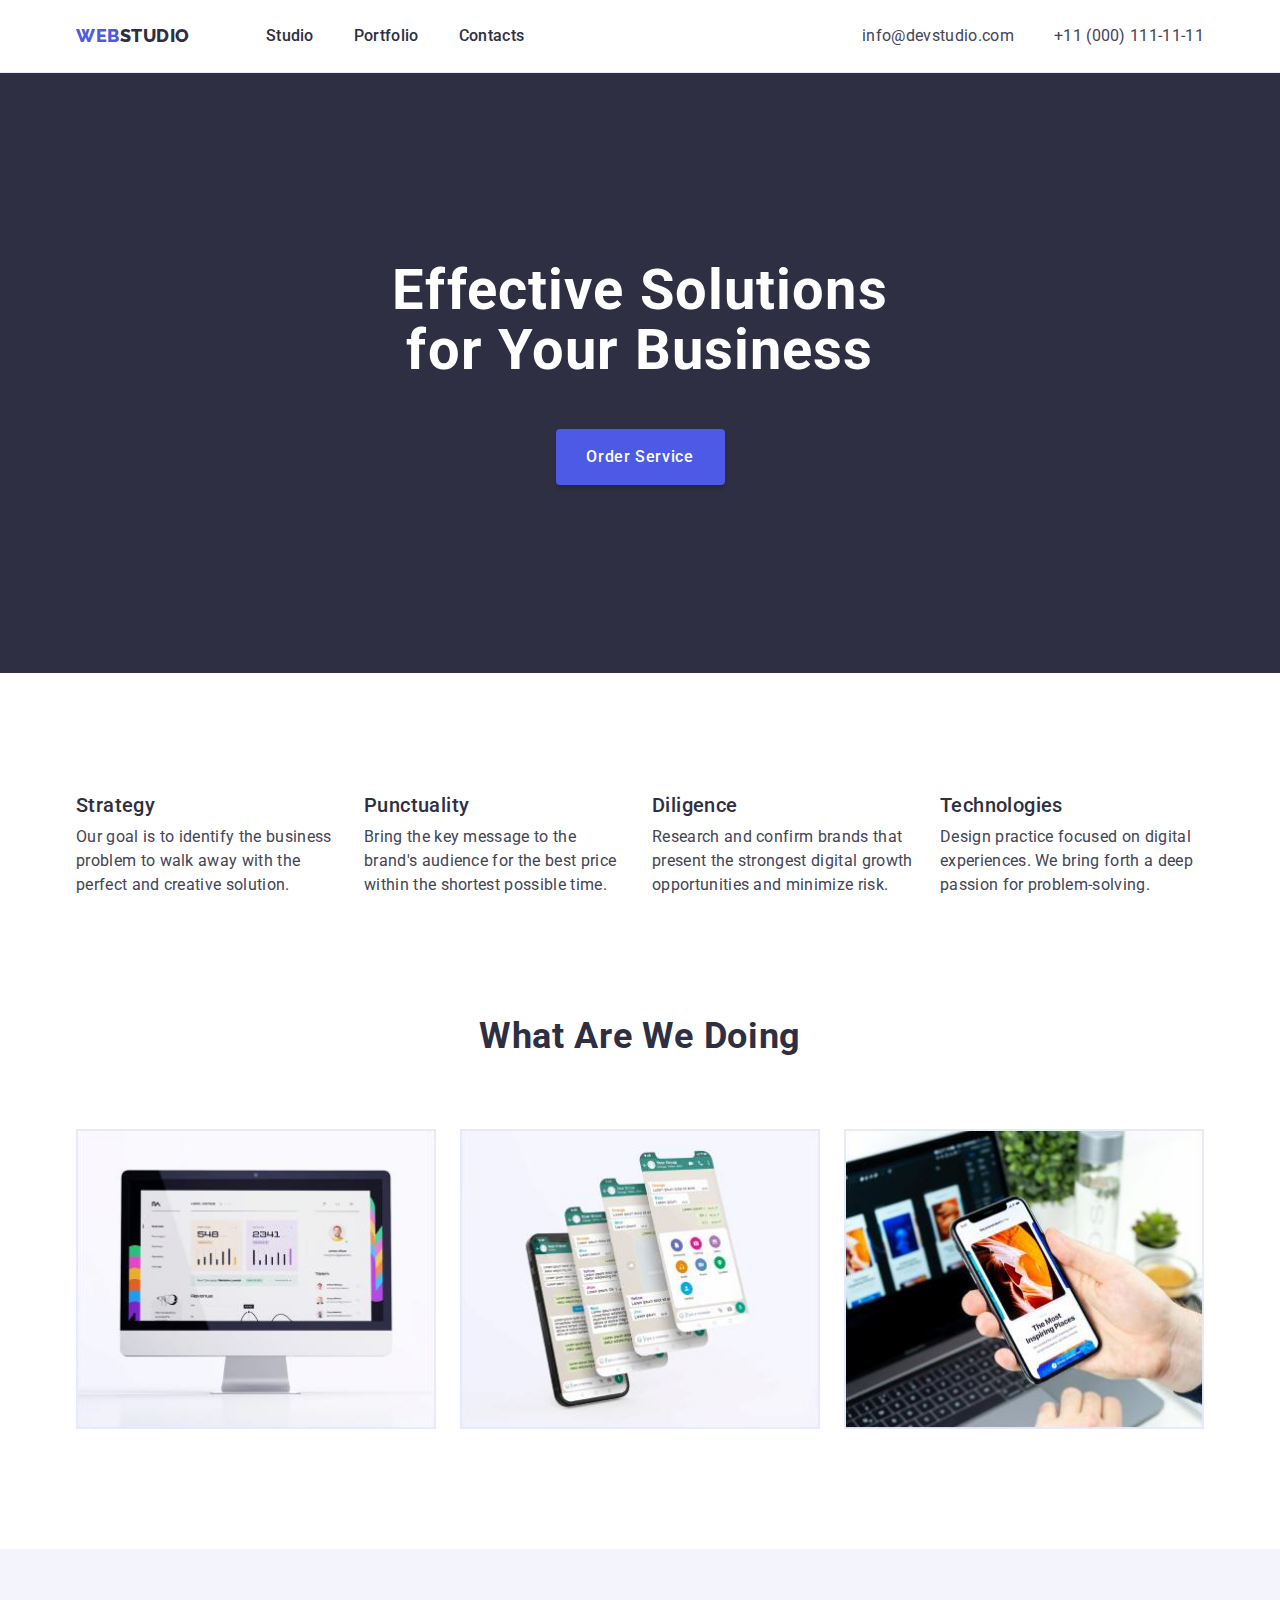
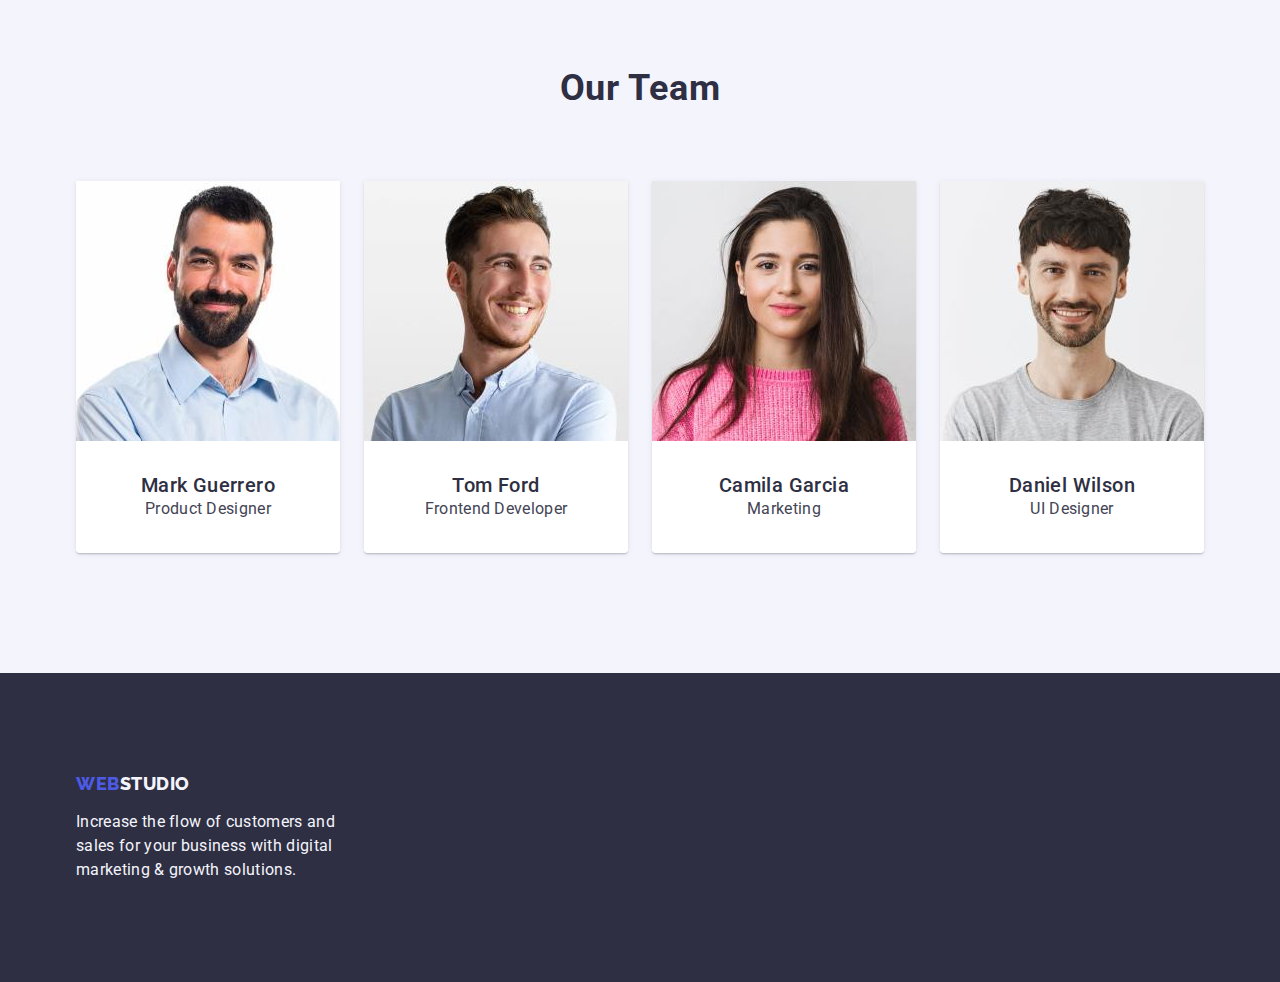
<file: index.html>
<!DOCTYPE html>
<html lang="en">

<head>
  <meta charset="UTF-8" />
  <meta http-equiv="X-UA-Compatible" content="IE=edge" />
  <meta name="viewport" content="width=device-width, initial-scale=1.0" />
  <title>WebStudio</title>
  <link rel="stylesheet" href="https://cdnjs.cloudflare.com/ajax/libs/modern-normalize/1.1.0/modern-normalize.min.css"
    integrity="sha512-wpPYUAdjBVSE4KJnH1VR1HeZfpl1ub8YT/NKx4PuQ5NmX2tKuGu6U/JRp5y+Y8XG2tV+wKQpNHVUX03MfMFn9Q=="
    crossorigin="anonymous" referrerpolicy="no-referrer" />
  <link rel="stylesheet" href="https://cdn.jsdelivr.net/npm/modern-normalize@1.1.0/modern-normalize.min.css" />
  <link rel="stylesheet" href="./css/styles.css" />
  <link rel="preconnect" href="https://fonts.googleapis.com" />
  <link rel="preconnect" href="https://fonts.gstatic.com" crossorigin />
  <link href="https://fonts.googleapis.com/css2?family=Raleway:wght@800&family=Roboto:wght@400;500;700;900&display=swap"
    rel="stylesheet" />
</head>

<body class="body">
  <header class="header">
    <!-- /* NAV */ -->
    <div class="header-box container">
      <nav class="nav">
        <a class="link logo-w" href="./index.html">Web<span class="header-logo-navy">Studio</span></a>
        <ul class="list nav-link">
          <li><a class="link nav-header" href="./index.html">Studio</a></li>
          <li>
            <a class="link nav-header" href="./portfolio.html">Portfolio</a>
          </li>
          <li><a class="link nav-header" href="">Contacts</a></li>
        </ul>
      </nav>
      <!-- ADDRESS -->
      <address class="address">
        <ul class="list address-link">
          <li>
            <a class="link address-header" href="mailto:info@devstudio.com">info@devstudio.com</a>
          </li>
          <li>
            <a class="link address-header" href="tel:+110001111111">+11 (000) 111-11-11</a>
          </li>
        </ul>
      </address>
    </div>
  </header>

  <main class="main">
    <!-- HERO -->
    <section class="hero">
      <div class="hero-box container">
        <h1 class="hero-text">Effective Solutions for Your Business</h1>
        <button type="button" class="btn-hero">Order Service</button>
      </div>
    </section>
    <!-- FUTURES -->
    <section class="futures">
      <div class="futures-box container">
        <h2 class="futures visually-hidden">Features</h2>
        <ul class="list futures-list">
          <li class="futures-item content-box">
            <h3 class="futures-title">Strategy</h3>
            <p class="futures-text">
              Our goal is to identify the business problem to walk away with
              the perfect and creative solution.
            </p>
          </li>
          <li class="futures-item content-box">
            <h3 class="futures-title">Punctuality</h3>
            <p class="futures-text">
              Bring the key message to the brand's audience for the best price
              within the shortest possible time.
            </p>
          </li>
          <li class="futures-item content-box">
            <h3 class="futures-title">Diligence</h3>
            <p class="futures-text">
              Research and confirm brands that present the strongest digital
              growth opportunities and minimize risk.
            </p>
          </li>
          <li class="futures-item content-box">
            <h3 class="futures-title">Technologies</h3>
            <p class="futures-text">
              Design practice focused on digital experiences. We bring forth a
              deep passion for problem-solving.
            </p>
          </li>
        </ul>
      </div>
    </section>
    <!-- OUR WORKS -->
    <section class="our-works">
      <div class="works-box container">
        <h2 class="works title-section">What are we doing</h2>
        <ul class="list works-list">
          <li class="works-item">
            <img src="./images/index/img-1.jpg" class="works-img" alt="img-1" width="360" height="300" />
          </li>
          <li class="works-item">
            <img src="./images/index/img-2.jpg" class="works-img" alt="img-2" width="360" height="300" />
          </li>
          <li class="works-item">
            <img src="./images/index/img-3.jpg" class="works-img" alt="img-3" width="360" height="300" />
          </li>
        </ul>
      </div>
    </section>
    <!-- OUR TEAMS -->
    <section class="team-box">
      <div class=" container">
        <h2 class="our-teams title-section">Our Team</h2>
        <ul class="list card-teams">
          <li class="teams-item-img">
            <img src="./images/index/mark-guerrero.jpg" alt="mark-guerrero" width="264" height="260" />
            <div class="teams-wrapper">
              <h3 class="title-card">Mark Guerrero</h3>
              <p class="text-card">Product Designer</p>
            </div>
          </li>
          <li class="teams-item-img">
            <img src="./images/index/tom-ford.jpg" alt="tom-ford" width="264" height="260" />
            <div class="teams-wrapper">
              <h3 class="title-card">Tom Ford</h3>
              <p class="text-card">Frontend Developer</p>
            </div>
          </li>
          <li class="teams-item-img">
            <img src="./images/index/camila-garcia.jpg" alt="camila-garcia" width="264" height="260" />
            <div class="teams-wrapper">
              <h3 class="title-card">Camila Garcia</h3>
              <p class="text-card">Marketing</p>
          </li>
          <li class="teams-item-img">
            <img src="./images/index/daniel-wilson.jpg" alt="daniel-wilson" width="264" height="260" />
            <div class="teams-wrapper">
              <h3 class="title-card">Daniel Wilson</h3>
              <p class="text-card">UI Designer</p>
            </div>
          </li>
        </ul>
      </div>
    </section>
  </main>
  <!-- FOOTER -->
  <footer class="footer">
    <div class="container">
      <a class="link logo-w logo-footer" href="./index.html">Web<span class="footer-logo-navy">Studio</span></a>
      <p class="footer-text">
        Increase the flow of customers and sales for your business with
        digital marketing & growth solutions.
      </p>
    </div>
  </footer>
</body>

</html>
</file>
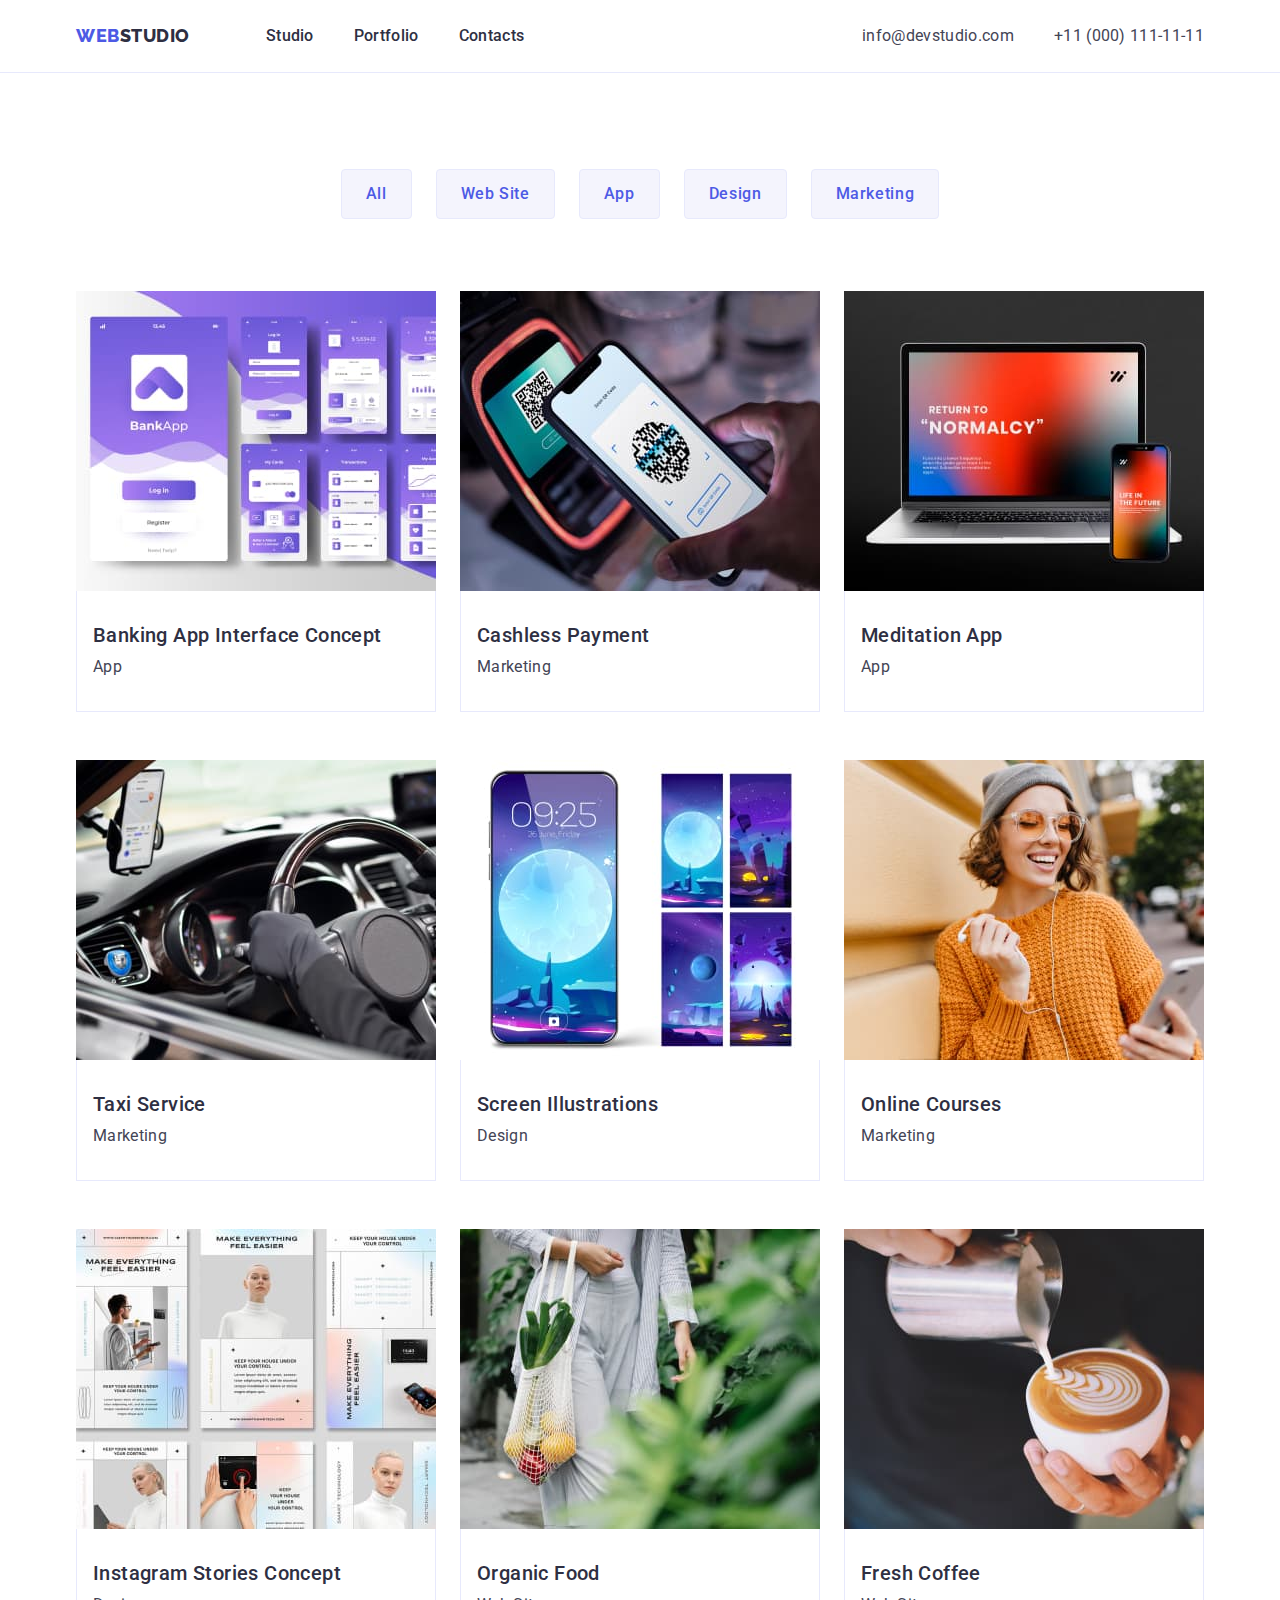
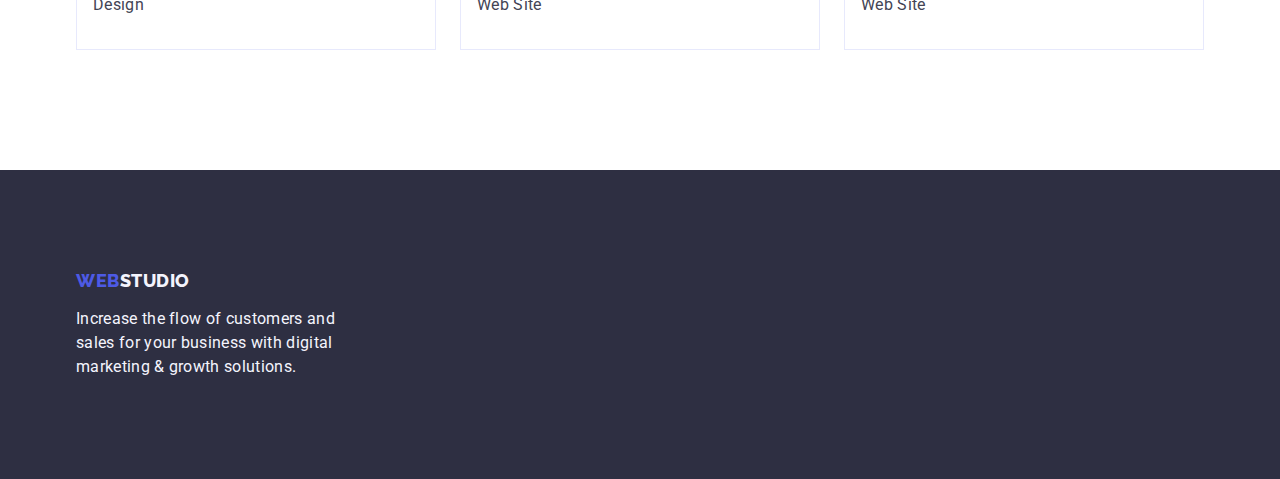
<file: portfolio.html>
<!DOCTYPE html>
<html lang="en">

<head>
  <meta charset="UTF-8" />
  <meta http-equiv="X-UA-Compatible" content="IE=edge" />
  <meta name="viewport" content="width=device-width, initial-scale=1.0" />
  <title>Portfolio</title>
  <link rel="stylesheet" href="https://cdnjs.cloudflare.com/ajax/libs/modern-normalize/1.1.0/modern-normalize.min.css"
    integrity="sha512-wpPYUAdjBVSE4KJnH1VR1HeZfpl1ub8YT/NKx4PuQ5NmX2tKuGu6U/JRp5y+Y8XG2tV+wKQpNHVUX03MfMFn9Q=="
    crossorigin="anonymous" referrerpolicy="no-referrer" />
  <link rel="stylesheet" href="https://cdn.jsdelivr.net/npm/modern-normalize@1.1.0/modern-normalize.min.css" />
  <link rel="stylesheet" href="./css/styles.css" />
  <link rel="preconnect" href="https://fonts.googleapis.com" />
  <link rel="preconnect" href="https://fonts.gstatic.com" crossorigin />
  <link href="https://fonts.googleapis.com/css2?family=Raleway:wght@800&family=Roboto:wght@400;500;700;900&display=swap"
    rel="stylesheet" />
</head>

<body class="body">
  <header class="header">
    <!-- /* NAV */ -->
    <div class="header-box container">
      <nav class="nav">
        <a class="link logo-w" href="./index.html">Web<span class="header-logo-navy">Studio</span></a>
        <ul class="list nav-link">
          <li><a class="link nav-header" href="./index.html">Studio</a></li>
          <li>
            <a class="link nav-header" href="./portfolio.html">Portfolio</a>
          </li>
          <li><a class="link nav-header" href="">Contacts</a></li>
        </ul>
      </nav>
      <!-- ADDRESS -->
      <address class="address">
        <ul class="list address-link">
          <li>
            <a class="link address-header" href="mailto:info@devstudio.com">info@devstudio.com</a>
          </li>
          <li>
            <a class="link address-header" href="tel:+110001111111">+11 (000) 111-11-11</a>
          </li>
        </ul>
      </address>
    </div>
  </header>

  <main class="main">
    <!-- BUTTONS AREA  -->
    <section class="portfolio">
      <div class="container">
        <!-- <div class="portfolio-box portfolio-btns-box"> -->
        <h1 class="visually-hidden">Portfolio</h1>
        <ul class="list btn-list">
          <li><button class="btn-filter" type="button">All</button></li>
          <li><button class="btn-filter" type="button">Web Site</button></li>
          <li><button class="btn-filter" type="button">App</button></li>
          <li><button class="btn-filter" type="button">Design</button></li>
          <li><button class="btn-filter" type="button">Marketing</button></li>
        </ul>
        <!-- </div> -->
        <!-- PORTFOLIO WORKS-->
        <!-- <div class="portfolio-card-box"> -->
        <ul class="list card-set">
          <li class="portfolio-img-frame">
            <a class="link img-portfolio" href=""><img src="./images/portfolio/banking-app-interface-concept.jpg"
                alt="Banking App Interface Concept" width="360" height="300" />
              <div class="title-card-box">
                <h2 class="title-card-portfolio">
                  Banking App Interface Concept
                </h2>
                <p class="text-card-portfolio">App</p>
              </div>
            </a>
          </li>
          <li class="portfolio-img-frame">
            <a class="link img-portfolio" href=""><img src="./images/portfolio/cashless-payment.jpg"
                alt="Cashless Payment" width="360" height="300" />
              <div class="title-card-box">
                <h2 class="title-card-portfolio">Cashless Payment</h2>
                <p class="text-card-portfolio">Marketing</p>
              </div>
            </a>
          </li>
          <li class="portfolio-img-frame">
            <a class="link img-portfolio" href=""><img src="./images/portfolio/meditation-app.jpg" alt="Meditation App"
                width="360" height="300" />
              <div class="title-card-box">
                <h2 class="title-card-portfolio">Meditation App</h2>
                <p class="text-card-portfolio">App</p>
              </div>
            </a>
          </li>
          <li class="portfolio-img-frame">
            <a class="link img-portfolio" href=""><img src="./images/portfolio/taxi-service.jpg" alt="Taxi Service"
                width="360" height="300" />
              <div class="title-card-box">
                <h2 class="title-card-portfolio">Taxi Service</h2>
                <p class="text-card-portfolio">Marketing</p>
              </div>
            </a>
          </li>
          <li class="portfolio-img-frame">
            <a class="link img-portfolio" href=""><img src="./images/portfolio/screen-illustrations.jpg"
                alt="Screen Illustrations" width="360" height="300" />
              <div class="title-card-box">
                <h2 class="title-card-portfolio">Screen Illustrations</h2>
                <p class="text-card-portfolio">Design</p>
              </div>
            </a>
          </li>
          <li class="portfolio-img-frame">
            <a class="link img-portfolio" href=""><img src="./images/portfolio/online-courses.jpg" alt="Online Courses"
                width="360" height="300" />
              <div class="title-card-box">
                <h2 class="title-card-portfolio">Online Courses</h2>
                <p class="text-card-portfolio">Marketing</p>
              </div>
            </a>
          </li>
          <li class="portfolio-img-frame">
            <a class="link img-portfolio" href=""><img src="./images/portfolio/instagram-stories-concept.jpg"
                alt="Instagram Stories Concept" width="360" height="300" />
              <div class="title-card-box">
                <h2 class="title-card-portfolio">Instagram Stories Concept</h2>
                <p class="text-card-portfolio">Design</p>
              </div>
            </a>
          </li>
          <li class="portfolio-img-frame">
            <a class="link img-portfolio" href=""><img src="./images/portfolio/organic-food.jpg" alt="Organic Food"
                width="360" height="300" />
              <div class="title-card-box">
                <h2 class="title-card-portfolio">Organic Food</h2>
                <p class="text-card-portfolio">Web Site</p>
              </div>
            </a>
          </li>
          <li class="portfolio-img-frame">
            <a class="link img-portfolio" href=""><img src="./images/portfolio/fresh-coffee.jpg" alt="Fresh Coffee"
                width="360" height="300" />
              <div class="title-card-box">
                <h2 class="title-card-portfolio">Fresh Coffee</h2>
                <p class="text-card-portfolio">Web Site</p>
              </div>
            </a>
          </li>
        </ul>
        <!-- </div> -->
      </div>
    </section>
  </main>
  <!-- FOOTER -->
  <footer class="footer">
    <div class="container">
      <a class="link logo-w logo-footer" href="./index.html">Web<span class="footer-logo-navy">Studio</span></a>
      <p class="footer-text">
        Increase the flow of customers and sales for your business with
        digital marketing & growth solutions.
      </p>
    </div>
  </footer>
</body>

</html>
</file>
<file: css/styles.css>
:root {
  /* colors */
  --brand-color-iris: #4d5ae5;
  --brand-color-ocean: #404bbf;
  --brand-color-green: #31d0aa;
  --brand-color-slate: #434455;
  --brand-color-light-slate: #8e8f99;
  --brand-color-cornflower: #e7e9fc;
  --brand-color-cloud: #f4f4fd;
  --brand-color-navy: #2e2f42;
  --brand-color-white: #ffffff;
  --brand-color-dairy: #fcfcfc;
  /* fonnts */
  --primary-font-roboto: "Roboto", sans-serif;
  --secondary-font-raleway: "Raleway", sans-serif;
  /* portfolio-galary */
  /*  */
  --indent: 24px;
  /*kilk kartok v riadku  */
  --items: 3;
}

/**
  |============================
  | DEFAULT
  |============================
*/

* {
  box-sizing: border-box;
}
.list {
  text-decoration: none;
  list-style: none;
  padding: 0;
  margin: 0;
}

.link {
  text-decoration: none;
  list-style: none;
  cursor: pointer;
  color: currentColor;
  display: inline-block;
}

/* reset start */
h1,
h2,
h3,
h4,
h5,
h6,
p {
  margin: 0;
}
img {
  display: block;
  max-width: 100%;
  height: auto;
}

button {
  font-family: inherit;
  color: currentColor;
  cursor: pointer;
}
/* reset end */

.visually-hidden {
  position: absolute;
  width: 1px;
  height: 1px;
  margin: -1px;
  border: 0;
  padding: 0;
  white-space: nowrap;
  clip-path: inset(100%);
  clip: rect(0 0 0 0);
  overflow: hidden;
}

/**
  |============================
  | BODY
  |============================
*/

.body {
  margin: 0;
  font-family: var(--primary-font-roboto);
  color: var(--brand-color-slate);
  background-color: var(--brand-color-white);
}

/**
  |============================
  | OUTLINE DIV
  |============================
*/

.container {
  width: 1158px;
  padding-left: 15px;
  padding-right: 15px;
  margin-left: auto;
  margin-right: auto;
}

/**
  |============================
  | HEADER
  |============================
*/

.header {
  border-bottom: 1px solid var(--brand-color-cornflower);
}
.header-box {
  display: flex;
  align-items: center;
}

/* NAV */

.nav {
  display: flex;
  align-items: center;
  background-color: var(--brand-color-white);
  margin-right: auto;
}
.nav-link {
  display: flex;
  align-items: center;
  gap: 40px;
  margin: 0;
}
.logo-w {
  color: var(--brand-color-iris);
  font-family: var(--secondary-font-raleway);
  font-weight: 800;
  font-size: 18px;
  line-height: 1.17;
  letter-spacing: 0.03em;
  text-transform: uppercase;
  margin-right: 76px;
  text-decoration: none;
  padding: 0;
}
.header-logo-navy {
  color: var(--brand-color-navy);
}
.nav-header {
  display: block;
  margin: 0;
  color: var(--brand-color-navy);
  font-weight: 500;
  font-size: 16px;
  line-height: 1.5;
  letter-spacing: 0.02em;
  padding-top: 24px;
  padding-bottom: 24px;
}
.nav-header:hover,
.nav-header:focus {
  color: var(--brand-color-ocean);
}

/* ADDRESS */

.address {
  font-style: normal;
}
.address-link {
  display: flex;
  align-items: center;
  gap: 40px;
}
.address-header {
  color: var(--brand-color-slate);
  font-style: normal;
  font-size: 16px;
  line-height: 1.5;
  letter-spacing: 0.02em;
  padding-top: 24px;
  padding-bottom: 24px;
}
.address-header:hover,
.address-header:focus {
  color: var(--brand-color-ocean);
}
/**
  |============================
  | MAIN INDEX.HTML
  |============================
*/

/* HERO */

/* .main {} */

/* .hero-box {} */

.hero {
  background-color: var(--brand-color-navy);
  padding-top: 188px;
  padding-bottom: 188px;
}
.hero-text {
  color: var(--brand-color-white);
  font-size: 56px;
  line-height: 1.07;
  text-align: center;
  letter-spacing: 0.02em;
  max-width: 496px;
  margin-left: auto;
  margin-right: auto;
}
.btn-hero {
  color: var(--brand-color-white);
  background-color: var(--brand-color-iris);
  font-family: var(--primary-font-roboto);
  font-weight: 500;
  font-size: 16px;
  line-height: 1.5;
  align-items: center;
  letter-spacing: 0.04em;
  margin-top: 48px;
  min-width: 169px;
  height: 56px;
  padding-top: 16px;
  padding-bottom: 16px;
  box-shadow: 0px 4px 4px rgba(0, 0, 0, 0.15);
  border-radius: 4px;
  border: none;
  display: block;
  margin-left: auto;
  margin-right: auto;
}
.btn-hero:hover,
.btn-hero:focus {
  background-color: var(--brand-color-ocean);
  cursor: pointer;
}

/* FUTURES */

.futures {
  padding-top: 120px;
  padding-bottom: 120px;
}
/* .futures-box {} */

.futures-list {
  display: flex;
  gap: 24px;
}
.futures-item {
  padding: 0;
  margin: 0;
}
.content-box {
  width: calc((100% - 72px) / 4);
}
.futures-title {
  color: var(--brand-color-navy);
  font-weight: 500;
  font-size: 20px;
  line-height: 1.2;
  letter-spacing: 0.02em;
  margin-bottom: 8px;
}
.futures-text {
  color: var(--brand-color-slate);
  font-size: 16px;
  line-height: 1.5;
  letter-spacing: 0.02em;
}
.title-section {
  color: var(--brand-color-navy);
  background-color: var(--brand-color-white);
  font-size: 36px;
  line-height: 1.11;
  text-align: center;
  letter-spacing: 0.02em;
  text-transform: capitalize;
}

/* OUR WORKS */

.our-works {
  padding-bottom: 120px;
}
/* .works-box {} */

.works-list {
  display: flex;
  gap: 24px;
}

/* .works-item {} */

.works-img {
  border: 1px solid var(--brand-color-cornflower);
}
.works {
  margin-bottom: 72px;
}

/* .title-section {} */

/* OUR TEAMS */
/* .teams {} */
.team-box {
  background-color: var(--brand-color-cloud);
  padding-top: 120px;
  padding-bottom: 120px;
}
.our-teams {
  background-color: var(--brand-color-cloud);
  padding-left: 0;
  padding-right: 0;
  margin-bottom: 72px;
}
/* .teams {} */
.teams-item-img {
  background-color: var(--brand-color-white);
  box-shadow: 0px 1px 6px rgba(46, 47, 66, 0.08),
    0px 1px 1px rgba(46, 47, 66, 0.16), 0px 2px 1px rgba(46, 47, 66, 0.08);
  border-radius: 0px 0px 4px 4px;
  width: calc((100% - 72px) / 4);
}
.teams-wrapper {
  background-color: var(--brand-color-white);
  padding: 32px 16px;
  border-radius: inherit;
}
.card-teams {
  display: flex;
  flex-direction: row;
  justify-content: center;
  gap: 24px;
}
.title-card {
  color: var(--brand-color-navy);
  background-color: var(--brand-color-white);
  font-weight: 500;
  font-size: 20px;
  line-height: 1.2;
  text-align: center;
  letter-spacing: 0.02em;
  /* margin-top: 32px;
  margin-right: auto;
  margin-bottom: 8px;
  margin-left: auto; */
}
.text-card {
  color: var(--brand-color-slate);
  background-color: var(--brand-color-white);
  font-size: 16px;
  line-height: 1.5;
  text-align: center;
  letter-spacing: 0.02em;
  /* margin-top: 0px;
  margin-right: auto;
  margin-bottom: 32px;
  margin-left: auto; */
}

/**
  |============================
  | FOOTER
  |============================
*/

/* .footer-box {} */

.footer {
  background-color: var(--brand-color-navy);
  padding-top: 100px;
  padding-bottom: 100px;
}

.logo-footer {
  margin: 0;
  margin-bottom: 16px;
}
.footer-logo-navy {
  color: var(--brand-color-cloud);
}
.footer-text {
  text-align: left;
  width: 262px;
  color: var(--brand-color-cloud);
  font-size: 16px;
  line-height: 1.5;
  letter-spacing: 0.02em;
}

/**
  |============================
  | MAIM PROTFOLIO
  |============================
*/

.portfolio {
  padding-top: 96px;
  padding-bottom: 120px;
}

/* BUTTONS AREA */

.btn-list {
  display: flex;
  justify-content: center;
  gap: 24px;
  margin-bottom: 72px;
}
.btn-filter {
  display: flex;
  font-family: var(--primary-font-roboto);
  color: var(--brand-color-iris);
  background-color: var(--brand-color-cloud);
  font-weight: 500;
  font-size: 16px;
  line-height: 1.5;
  align-items: center;
  text-align: center;
  letter-spacing: 0.04em;
  cursor: pointer;
  flex-direction: row;
  justify-content: center;
  padding: 12px 24px;
  border: 1px solid var(--brand-color-cornflower);
  border-radius: 4px;
}
.btn-filter:hover,
.btn-filter:focus {
  color: var(--brand-color-white);
  background-color: var(--brand-color-ocean);
  border: 1px solid transparent;
}

/* PORTFOLOI WORKS */

/* .portfolio-img-frame {} */
/* .portfolio-box {} */
/* .portfolio-card-box {} */
/* .portfolio-btns-box {}  */

.portfolio-card {
  --item: 3;
}
.card-set {
  display: flex;
  flex-wrap: wrap;
  gap: var(--indent);
  row-gap: 48px;
  margin: 0;
}
.card-set-item {
  width: calc((100% - var(--indent) * (var(--items) - 1)) / var(--items));
}
.img-portfolio {
  width: 360px;
}
.title-card-box {
  text-align: left;
  padding: 32px 16px;

  border: 1px solid var(--brand-color-cornflower);
  border-top: none;
}
.title-card-portfolio {
  color: var(--brand-color-navy);
  font-weight: 500;
  font-size: 20px;
  line-height: 1.2;
  letter-spacing: 0.02em;
  margin-bottom: 8px;
}
.text-card-portfolio {
  color: var(--brand-color-slate);
  font-size: 16px;
  line-height: 1.5;
  letter-spacing: 0.02em;
}
</file>
